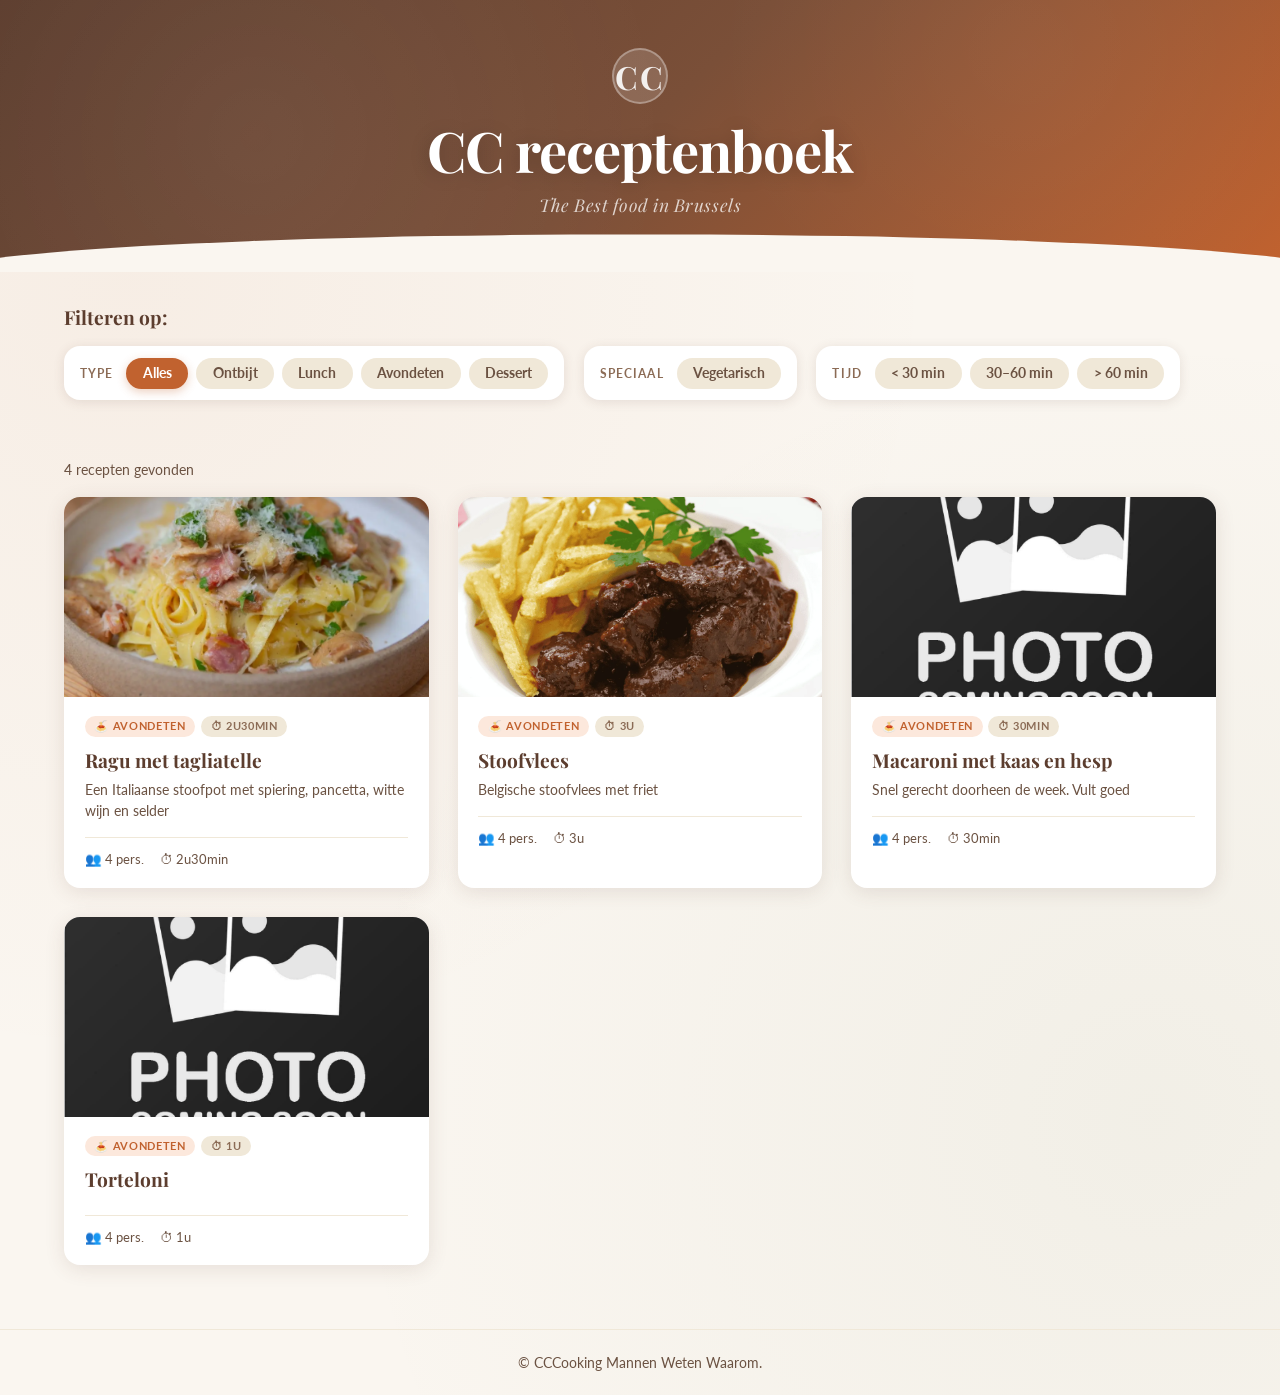
<file: index.html>
<!DOCTYPE html>
<html lang="nl">
<head>
  <meta charset="UTF-8" />
  <meta name="viewport" content="width=device-width, initial-scale=1.0" />
  <title>Mijn Recepten</title>
  <link rel="preconnect" href="https://fonts.googleapis.com">
  <link href="https://fonts.googleapis.com/css2?family=Playfair+Display:ital,wght@0,400;0,700;1,400&family=Lato:wght@300;400;700&display=swap" rel="stylesheet">
  <link rel="stylesheet" href="style.css" />
</head>
<body>

  <header>
    <div class="header-inner">
      <div class="header-leaf">CC</div>
      <h1>CC receptenboek</h1>
      <p class="header-sub">The Best food in Brussels</p>
    </div>
  </header>

  <main>
    <section class="filter-section">
      <div class="filter-label">Filteren op:</div>
      <div class="filters">
        <div class="filter-group">
          <span class="filter-group-title">Type</span>
          <button class="filter-btn active" data-filter="type" data-value="all">Alles</button>
          <button class="filter-btn" data-filter="type" data-value="ontbijt">Ontbijt</button>
          <button class="filter-btn" data-filter="type" data-value="lunch">Lunch</button>
          <button class="filter-btn" data-filter="type" data-value="avondeten">Avondeten</button>
          <button class="filter-btn" data-filter="type" data-value="dessert">Dessert</button>
        </div>
        <div class="filter-group">
          <span class="filter-group-title">Speciaal</span>
          <button class="filter-btn" data-filter="dieet" data-value="vegetarisch">Vegetarisch</button>
        </div>
        <div class="filter-group">
          <span class="filter-group-title">Tijd</span>
          <button class="filter-btn" data-filter="tijd" data-value="snel">&lt; 30 min</button>
          <button class="filter-btn" data-filter="tijd" data-value="medium">30–60 min</button>
          <button class="filter-btn" data-filter="tijd" data-value="lang">&gt; 60 min</button>
        </div>
      </div>
      <div class="active-filters" id="activeFilters"></div>
    </section>

    <section class="recipes-section">
      <div class="recipes-count" id="recipesCount"></div>
      <div class="recipe-grid" id="recipeGrid">
        <!-- Recepten worden hier geladen via JS -->
      </div>
      <div class="no-results" id="noResults" style="display:none;">
        <span>😕</span>
        <p>Geen recepten gevonden met deze filters.</p>
        <button onclick="resetFilters()">Filters wissen</button>
      </div>
    </section>
  </main>

  <footer>
    <p>© CCCooking Mannen Weten Waarom.</p>
  </footer>

  <script src="recepten.js"></script>
  <script src="app.js"></script>
</body>
</html>
</file>
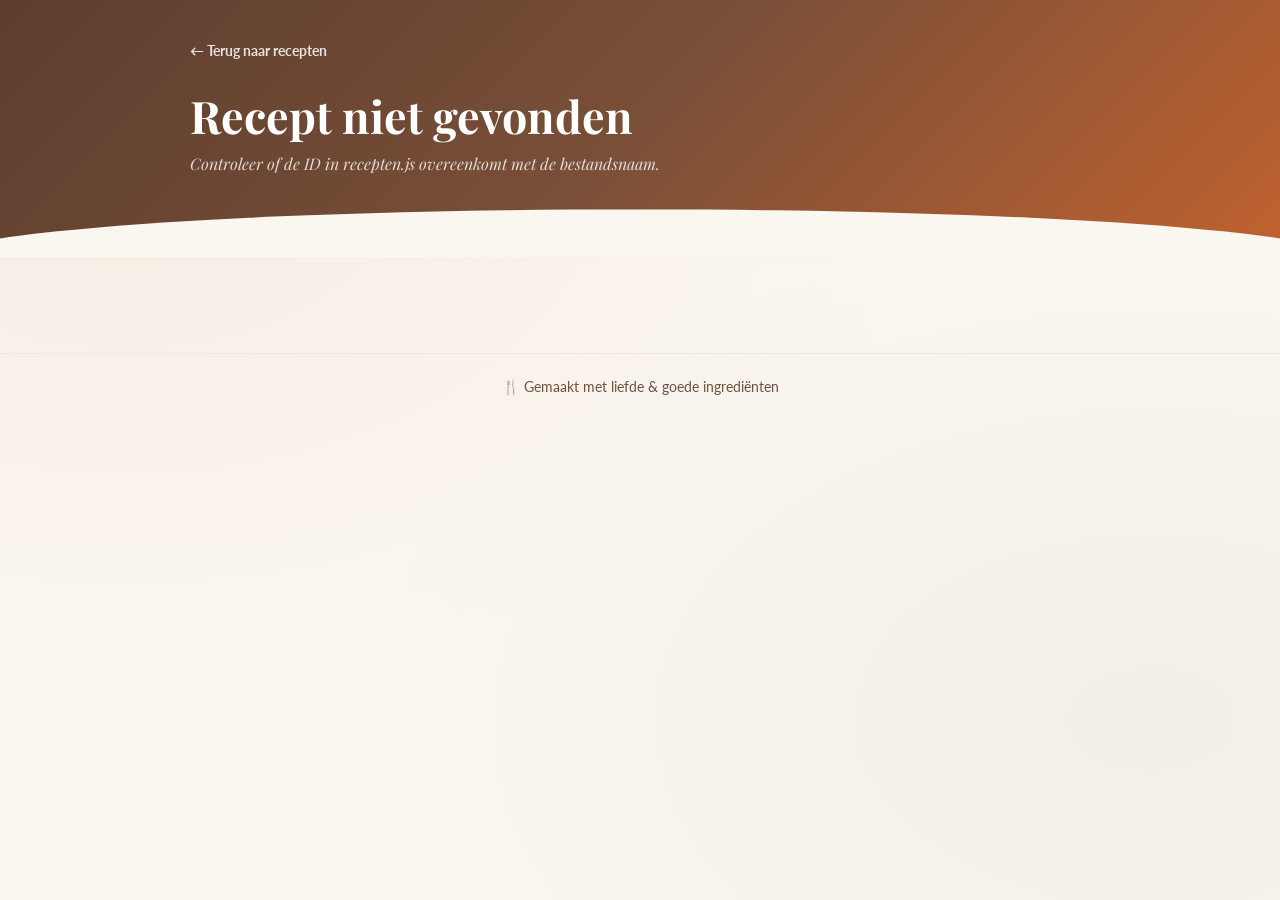
<file: avocado-toast.html>
<!DOCTYPE html>
<html lang="nl">
<head>
  <meta charset="UTF-8" />
  <meta name="viewport" content="width=device-width, initial-scale=1.0" />
  <title>Recept</title>
  <link rel="preconnect" href="https://fonts.googleapis.com">
  <link href="https://fonts.googleapis.com/css2?family=Playfair+Display:ital,wght@0,400;0,700;1,400&family=Lato:wght@300;400;700&display=swap" rel="stylesheet">
  <link rel="stylesheet" href="../style.css" />
</head>
<body>

  <div class="recept-header">
    <div class="recept-header-inner">
      <a class="back-btn" href="../index.html">← Terug naar recepten</a>
      <div id="receptTags" style="margin-bottom:0.5rem;"></div>
      <h1 id="receptTitel">Laden…</h1>
      <p class="beschrijving" id="receptBeschrijving"></p>
      <div class="recept-meta" id="receptMeta"></div>
    </div>
  </div>

  <div class="recept-body" id="receptBody">
    <!-- Wordt ingevuld via JS -->
  </div>

  <footer>
    <p>🍴 Gemaakt met liefde &amp; goede ingrediënten</p>
  </footer>

  <!-- Laad eerst de receptendatabank, dan de recept-logica -->
  <script src="../recepten.js"></script>
  <script>
    // ============================================================
    // Recept-ID bepalen vanuit de bestandsnaam
    // ============================================================
    const paginaNaam = window.location.pathname.split('/').pop().replace('.html', '');
    const recept = recepten.find(r => r.id === paginaNaam);

    if (!recept) {
      document.getElementById('receptTitel').textContent = 'Recept niet gevonden';
      document.getElementById('receptBeschrijving').textContent = 'Controleer of de ID in recepten.js overeenkomt met de bestandsnaam.';
    } else {
      renderRecept(recept);
    }

    let huidigPersonen = recept ? recept.porties : 4;

    function renderRecept(r) {
      document.title = r.titel + ' — Mijn Recepten';

      // Tags in header
      const typeLabels = {
        ontbijt: '🥞 Ontbijt', lunch: '🥗 Lunch',
        avondeten: '🍝 Avondeten', dessert: '🍰 Dessert', snack: '🫙 Snack'
      };
      const dieetLabels = {
        vegetarisch: '🌱 Vegetarisch', vegan: '🌿 Vegan', glutenvrij: '🌾 Glutenvrij'
      };

      document.getElementById('receptTags').innerHTML = [
        `<span class="tag tag-type" style="margin-right:0.4rem">${typeLabels[r.type]||r.type}</span>`,
        ...r.dieet.map(d => `<span class="tag tag-dieet" style="margin-right:0.4rem">${dieetLabels[d]||d}</span>`)
      ].join('');

      document.getElementById('receptTitel').textContent = r.titel;
      document.getElementById('receptBeschrijving').textContent = r.beschrijving;

      document.getElementById('receptMeta').innerHTML = `
        <div class="recept-meta-item">⏱ ${r.tijdLabel}</div>
        <div class="recept-meta-item">👥 Standaard ${r.porties} personen</div>
      `;

      // Foto
      const fotoHtml = r.foto
        ? `<div class="recept-foto"><img src="../${r.foto}" alt="${r.titel}"></div>`
        : `<div class="recept-foto">${r.emoji}</div>`;

      // Ingrediënten
      const ingredientenHtml = `
        <div>
          <div class="personen-box">
            <h3>🧑‍🍳 Aantal personen</h3>
            <div class="personen-control">
              <button class="personen-btn" onclick="wijzigPersonen(-1)">−</button>
              <span class="personen-getal" id="personenGetal">${r.porties}</span>
              <button class="personen-btn" onclick="wijzigPersonen(1)">+</button>
              <span class="personen-label">personen</span>
            </div>
          </div>
          <div class="ingredienten-box">
            <h2>🛒 Ingrediënten</h2>
            <ul class="ingredienten-lijst" id="ingredientenLijst">
              ${renderIngredienten(r.ingredienten, r.porties)}
            </ul>
          </div>
        </div>
      `;

      // Stappen
      const stappenHtml = `
        <div class="stappen-box">
          <h2>👨‍🍳 Bereiding</h2>
          ${r.stappen.map((s, i) => `
            <div class="stap">
              <div class="stap-nummer">${i + 1}</div>
              <div class="stap-tekst">${s}</div>
            </div>
          `).join('')}
        </div>
      `;

      // Tips
      const tipsHtml = r.tips ? `
        <div class="tips-box">
          <h3>💡 Tips &amp; variaties</h3>
          <p>${r.tips}</p>
        </div>
      ` : '';

      document.getElementById('receptBody').innerHTML = `
        ${fotoHtml}
        ${ingredientenHtml}
        ${stappenHtml}
        ${tipsHtml}
      `;
    }

    function renderIngredienten(ingredienten, basisPorties) {
      return ingredienten.map(ing => {
        const hoev = ing.hoeveelheid * huidigPersonen;
        const netjes = formateerHoeveelheid(hoev);
        const eenheid = ing.eenheid === 'snufje' ? '' : ing.eenheid;
        return `
          <li>
            <span class="ingredient-naam">${ing.naam}</span>
            <span class="ingredient-hoeveelheid">${netjes} ${eenheid}</span>
          </li>
        `;
      }).join('');
    }

    function formateerHoeveelheid(n) {
      if (n === Math.floor(n)) return n.toString();
      // Mooie breuken
      const breuken = [
        [0.25, '¼'], [0.33, '⅓'], [0.5, '½'], [0.67, '⅔'], [0.75, '¾']
      ];
      const heel = Math.floor(n);
      const rest = +(n - heel).toFixed(2);
      const breuk = breuken.find(([v]) => Math.abs(rest - v) < 0.04);
      if (breuk) return (heel > 0 ? heel + ' ' : '') + breuk[1];
      return +n.toFixed(1);
    }

    function wijzigPersonen(delta) {
      huidigPersonen = Math.max(1, Math.min(20, huidigPersonen + delta));
      document.getElementById('personenGetal').textContent = huidigPersonen;
      document.getElementById('ingredientenLijst').innerHTML =
        renderIngredienten(recept.ingredienten, recept.porties);
    }
  </script>
</body>
</html>
</file>
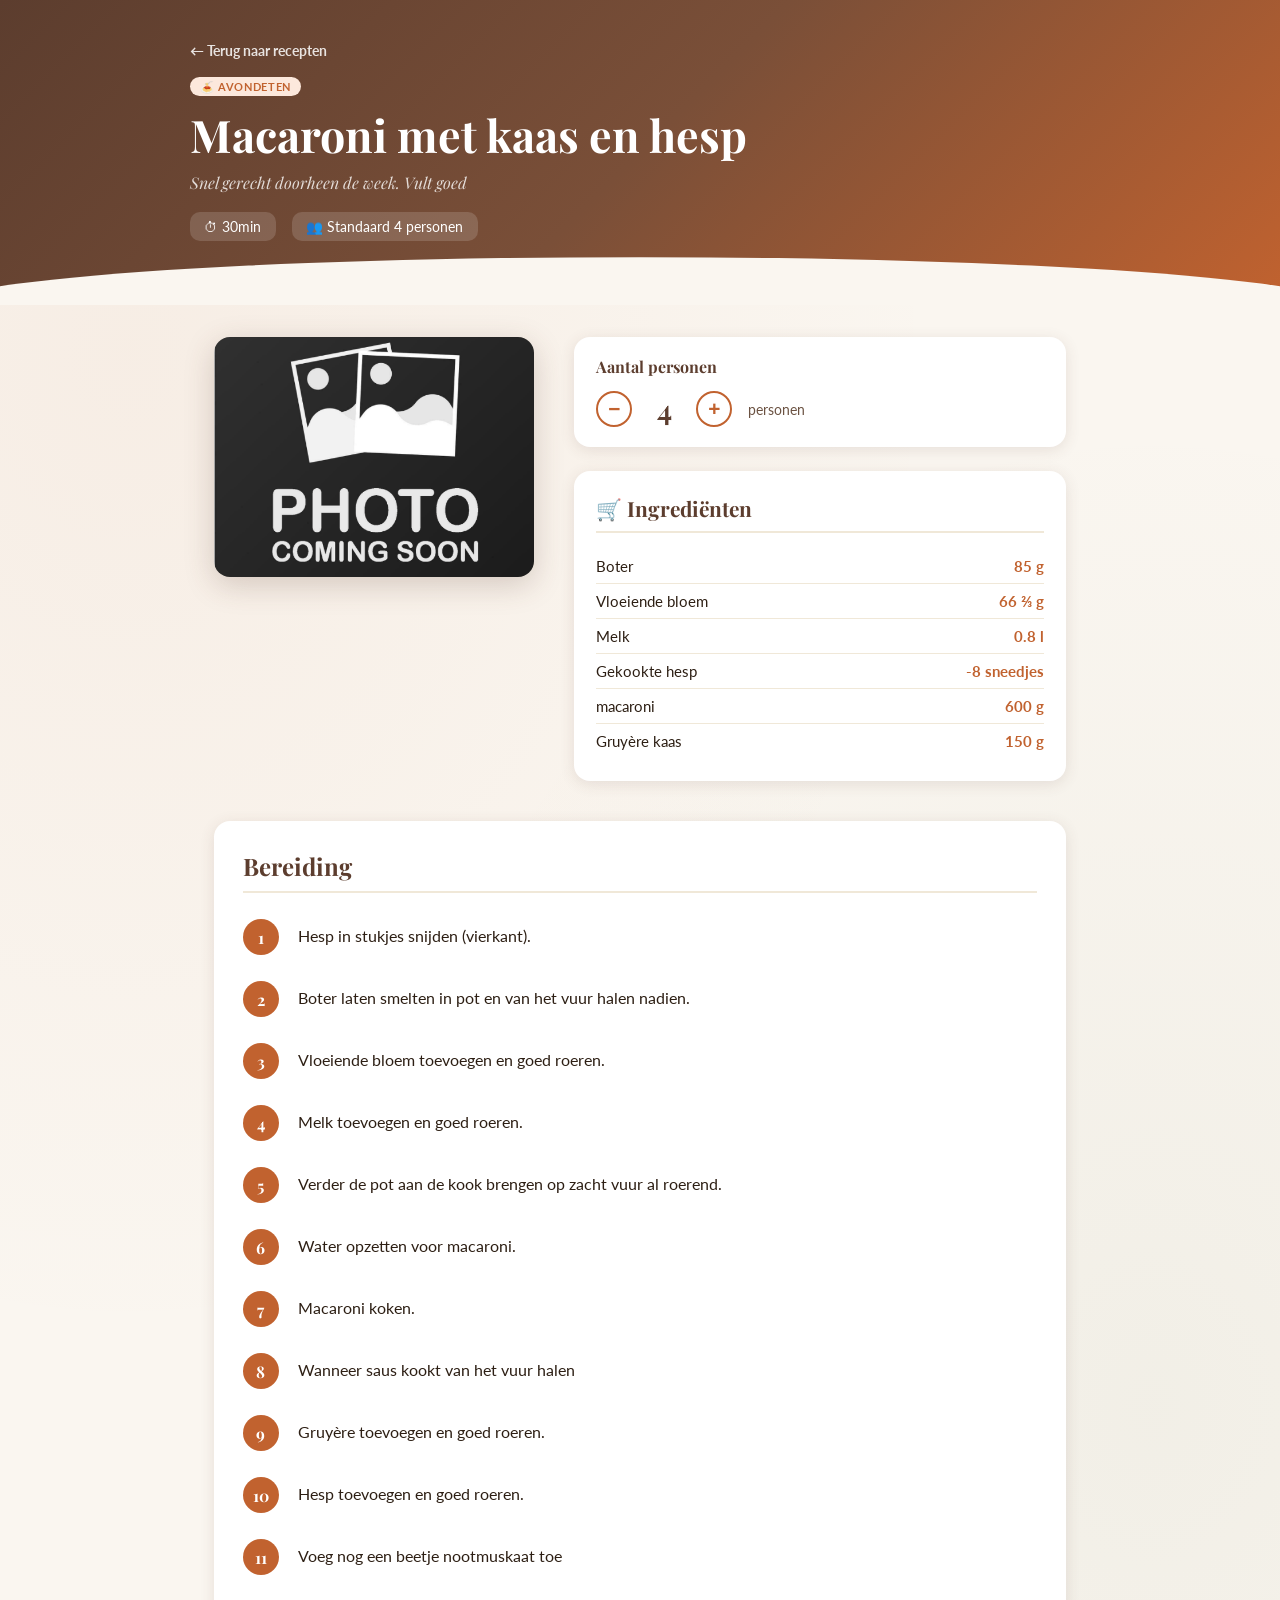
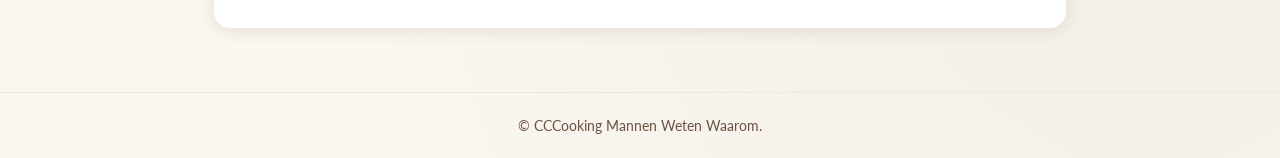
<file: recepten/Macaronimetkaasenhesp.html>
<!DOCTYPE html>
<html lang="nl">
<head>
  <meta charset="UTF-8" />
  <meta name="viewport" content="width=device-width, initial-scale=1.0" />
  <title>Recept</title>
  <link rel="preconnect" href="https://fonts.googleapis.com">
  <link href="https://fonts.googleapis.com/css2?family=Playfair+Display:ital,wght@0,400;0,700;1,400&family=Lato:wght@300;400;700&display=swap" rel="stylesheet">
  <link rel="stylesheet" href="../style.css" />
</head>
<body>

  <div class="recept-header">
    <div class="recept-header-inner">
      <a class="back-btn" href="../index.html">← Terug naar recepten</a>
      <div id="receptTags" style="margin-bottom:0.5rem;"></div>
      <h1 id="receptTitel">Laden…</h1>
      <p class="beschrijving" id="receptBeschrijving"></p>
      <div class="recept-meta" id="receptMeta"></div>
    </div>
  </div>

  <div class="recept-body" id="receptBody">
    <!-- Wordt ingevuld via JS -->
  </div>

 <footer>
    <p>© CCCooking Mannen Weten Waarom.</p>
  </footer>


  <script src="recepten.js"></script>
  <script>
    const paginaNaam = window.location.pathname.split('/').pop().replace('.html', '');
    const recept = recepten.find(r => r.id === paginaNaam);

    let huidigPersonen = recept ? recept.porties : 4;

    if (!recept) {
      document.getElementById('receptTitel').textContent = 'Recept niet gevonden';
      document.getElementById('receptBeschrijving').textContent = 'Controleer of de ID in recepten.js overeenkomt met de bestandsnaam.';
    } else {
      renderRecept(recept);
    }

    function renderRecept(r) {
      document.title = r.titel + ' — Mijn Recepten';

      const typeLabels = {
        ontbijt: '🥞 Ontbijt', lunch: '🥗 Lunch',
        avondeten: '🍝 Avondeten', dessert: '🍰 Dessert', snack: '🫙 Snack'
      };
      const dieetLabels = {
        vegetarisch: '🌱 Vegetarisch', vegan: '🌿 Vegan', glutenvrij: '🌾 Glutenvrij'
      };

      document.getElementById('receptTags').innerHTML = [
        `<span class="tag tag-type" style="margin-right:0.4rem">${typeLabels[r.type]||r.type}</span>`,
        ...r.dieet.map(d => `<span class="tag tag-dieet" style="margin-right:0.4rem">${dieetLabels[d]||d}</span>`)
      ].join('');

      document.getElementById('receptTitel').textContent = r.titel;
      document.getElementById('receptBeschrijving').textContent = r.beschrijving;

      document.getElementById('receptMeta').innerHTML = `
        <div class="recept-meta-item">⏱ ${r.tijdLabel}</div>
        <div class="recept-meta-item">👥 Standaard ${r.porties} personen</div>
      `;

      const fotoHtml = r.foto
        ? `<div class="recept-foto"><img src="../${r.foto}" alt="${r.titel}"></div>`
        : `<div class="recept-foto">${r.emoji}</div>`;

      const ingredientenHtml = `
        <div>
          <div class="personen-box">
            <h3>Aantal personen</h3>
            <div class="personen-control">
              <button class="personen-btn" onclick="wijzigPersonen(-1)">−</button>
              <span class="personen-getal" id="personenGetal">${r.porties}</span>
              <button class="personen-btn" onclick="wijzigPersonen(1)">+</button>
              <span class="personen-label">personen</span>
            </div>
          </div>
          <div class="ingredienten-box">
            <h2>🛒 Ingrediënten</h2>
            <ul class="ingredienten-lijst" id="ingredientenLijst">
              ${renderIngredienten(r.ingredienten)}
            </ul>
          </div>
        </div>
      `;

      const stappenHtml = `
        <div class="stappen-box">
          <h2>Bereiding</h2>
          ${r.stappen.map((s, i) => `
            <div class="stap">
              <div class="stap-nummer">${i + 1}</div>
              <div class="stap-tekst">${s}</div>
            </div>
          `).join('')}
        </div>
      `;

      const tipsHtml = r.tips ? `
        <div class="tips-box">
          <h3>💡 Tips &amp; variaties</h3>
          <p>${r.tips}</p>
        </div>
      ` : '';

      document.getElementById('receptBody').innerHTML = `
        ${fotoHtml}
        ${ingredientenHtml}
        ${stappenHtml}
        ${tipsHtml}
      `;
    }

    function renderIngredienten(ingredienten) {
      return ingredienten.map(ing => {
        const hoev = ing.hoeveelheid * huidigPersonen;
        const netjes = formateerHoeveelheid(hoev);
        const eenheid = ing.eenheid === 'snufje' ? '' : ing.eenheid;
        return `
          <li>
            <span class="ingredient-naam">${ing.naam}</span>
            <span class="ingredient-hoeveelheid">${netjes} ${eenheid}</span>
          </li>
        `;
      }).join('');
    }

    function formateerHoeveelheid(n) {
      if (n === Math.floor(n)) return n.toString();
      const breuken = [
        [0.25, '¼'], [0.33, '⅓'], [0.5, '½'], [0.67, '⅔'], [0.75, '¾']
      ];
      const heel = Math.floor(n);
      const rest = +(n - heel).toFixed(2);
      const breuk = breuken.find(([v]) => Math.abs(rest - v) < 0.04);
      if (breuk) return (heel > 0 ? heel + ' ' : '') + breuk[1];
      return +n.toFixed(1);
    }

    function wijzigPersonen(delta) {
      huidigPersonen = Math.max(1, Math.min(20, huidigPersonen + delta));
      document.getElementById('personenGetal').textContent = huidigPersonen;
      document.getElementById('ingredientenLijst').innerHTML =
        renderIngredienten(recept.ingredienten);
    }
  </script>
</body>
</html>
</file>
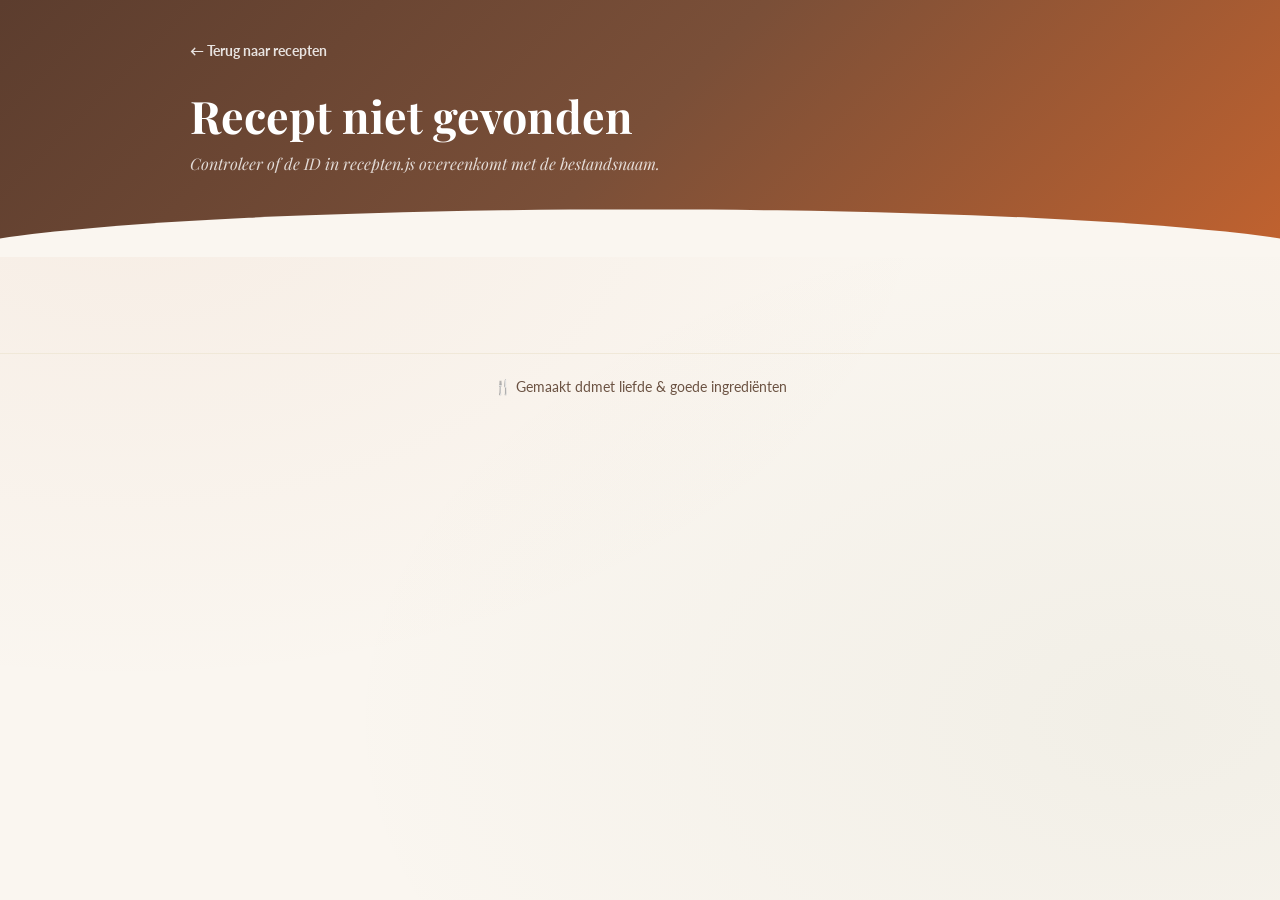
<file: recepten/pompoensoep.html>
<!DOCTYPE html>
<html lang="nl">
<head>
  <meta charset="UTF-8" />
  <meta name="viewport" content="width=device-width, initial-scale=1.0" />
  <title>Recept</title>
  <link rel="preconnect" href="https://fonts.googleapis.com">
  <link href="https://fonts.googleapis.com/css2?family=Playfair+Display:ital,wght@0,400;0,700;1,400&family=Lato:wght@300;400;700&display=swap" rel="stylesheet">
  <link rel="stylesheet" href="../style.css" />
</head>
<body>

  <div class="recept-header">
    <div class="recept-header-inner">
      <a class="back-btn" href="../index.html">← Terug naar recepten</a>
      <div id="receptTags" style="margin-bottom:0.5rem;"></div>
      <h1 id="receptTitel">Laden…</h1>
      <p class="beschrijving" id="receptBeschrijving"></p>
      <div class="recept-meta" id="receptMeta"></div>
    </div>
  </div>

  <div class="recept-body" id="receptBody">
    <!-- Wordt ingevuld via JS -->
  </div>

  <footer>
    <p>🍴 Gemaakt ddmet liefde &amp; goede ingrediënten</p>
  </footer>

  <script src="recepten.js"></script>
  <script>
    const paginaNaam = window.location.pathname.split('/').pop().replace('.html', '');
    const recept = recepten.find(r => r.id === paginaNaam);

    let huidigPersonen = recept ? recept.porties : 4;

    if (!recept) {
      document.getElementById('receptTitel').textContent = 'Recept niet gevonden';
      document.getElementById('receptBeschrijving').textContent = 'Controleer of de ID in recepten.js overeenkomt met de bestandsnaam.';
    } else {
      renderRecept(recept);
    }

    function renderRecept(r) {
      document.title = r.titel + ' — Mijn Recepten';

      const typeLabels = {
        ontbijt: '🥞 Ontbijt', lunch: '🥗 Lunch',
        avondeten: '🍝 Avondeten', dessert: '🍰 Dessert', snack: '🫙 Snack'
      };
      const dieetLabels = {
        vegetarisch: '🌱 Vegetarisch', vegan: '🌿 Vegan', glutenvrij: '🌾 Glutenvrij'
      };

      document.getElementById('receptTags').innerHTML = [
        `<span class="tag tag-type" style="margin-right:0.4rem">${typeLabels[r.type]||r.type}</span>`,
        ...r.dieet.map(d => `<span class="tag tag-dieet" style="margin-right:0.4rem">${dieetLabels[d]||d}</span>`)
      ].join('');

      document.getElementById('receptTitel').textContent = r.titel;
      document.getElementById('receptBeschrijving').textContent = r.beschrijving;

      document.getElementById('receptMeta').innerHTML = `
        <div class="recept-meta-item">⏱ ${r.tijdLabel}</div>
        <div class="recept-meta-item">👥 Standaard ${r.porties} personen</div>
      `;

      const fotoHtml = r.foto
        ? `<div class="recept-foto"><img src="../${r.foto}" alt="${r.titel}"></div>`
        : `<div class="recept-foto">${r.emoji}</div>`;

      const ingredientenHtml = `
        <div>
          <div class="personen-box">
            <h3>🧑‍🍳 Aantal personen</h3>
            <div class="personen-control">
              <button class="personen-btn" onclick="wijzigPersonen(-1)">−</button>
              <span class="personen-getal" id="personenGetal">${r.porties}</span>
              <button class="personen-btn" onclick="wijzigPersonen(1)">+</button>
              <span class="personen-label">personen</span>
            </div>
          </div>
          <div class="ingredienten-box">
            <h2>🛒 Ingrediënten</h2>
            <ul class="ingredienten-lijst" id="ingredientenLijst">
              ${renderIngredienten(r.ingredienten)}
            </ul>
          </div>
        </div>
      `;

      const stappenHtml = `
        <div class="stappen-box">
          <h2>👨‍🍳 Bereiding</h2>
          ${r.stappen.map((s, i) => `
            <div class="stap">
              <div class="stap-nummer">${i + 1}</div>
              <div class="stap-tekst">${s}</div>
            </div>
          `).join('')}
        </div>
      `;

      const tipsHtml = r.tips ? `
        <div class="tips-box">
          <h3>💡 Tips &amp; variaties</h3>
          <p>${r.tips}</p>
        </div>
      ` : '';

      document.getElementById('receptBody').innerHTML = `
        ${fotoHtml}
        ${ingredientenHtml}
        ${stappenHtml}
        ${tipsHtml}
      `;
    }

    function renderIngredienten(ingredienten) {
      return ingredienten.map(ing => {
        const hoev = ing.hoeveelheid * huidigPersonen;
        const netjes = formateerHoeveelheid(hoev);
        const eenheid = ing.eenheid === 'snufje' ? '' : ing.eenheid;
        return `
          <li>
            <span class="ingredient-naam">${ing.naam}</span>
            <span class="ingredient-hoeveelheid">${netjes} ${eenheid}</span>
          </li>
        `;
      }).join('');
    }

    function formateerHoeveelheid(n) {
      if (n === Math.floor(n)) return n.toString();
      const breuken = [
        [0.25, '¼'], [0.33, '⅓'], [0.5, '½'], [0.67, '⅔'], [0.75, '¾']
      ];
      const heel = Math.floor(n);
      const rest = +(n - heel).toFixed(2);
      const breuk = breuken.find(([v]) => Math.abs(rest - v) < 0.04);
      if (breuk) return (heel > 0 ? heel + ' ' : '') + breuk[1];
      return +n.toFixed(1);
    }

    function wijzigPersonen(delta) {
      huidigPersonen = Math.max(1, Math.min(20, huidigPersonen + delta));
      document.getElementById('personenGetal').textContent = huidigPersonen;
      document.getElementById('ingredientenLijst').innerHTML =
        renderIngredienten(recept.ingredienten);
    }
  </script>
</body>
</html>
</file>
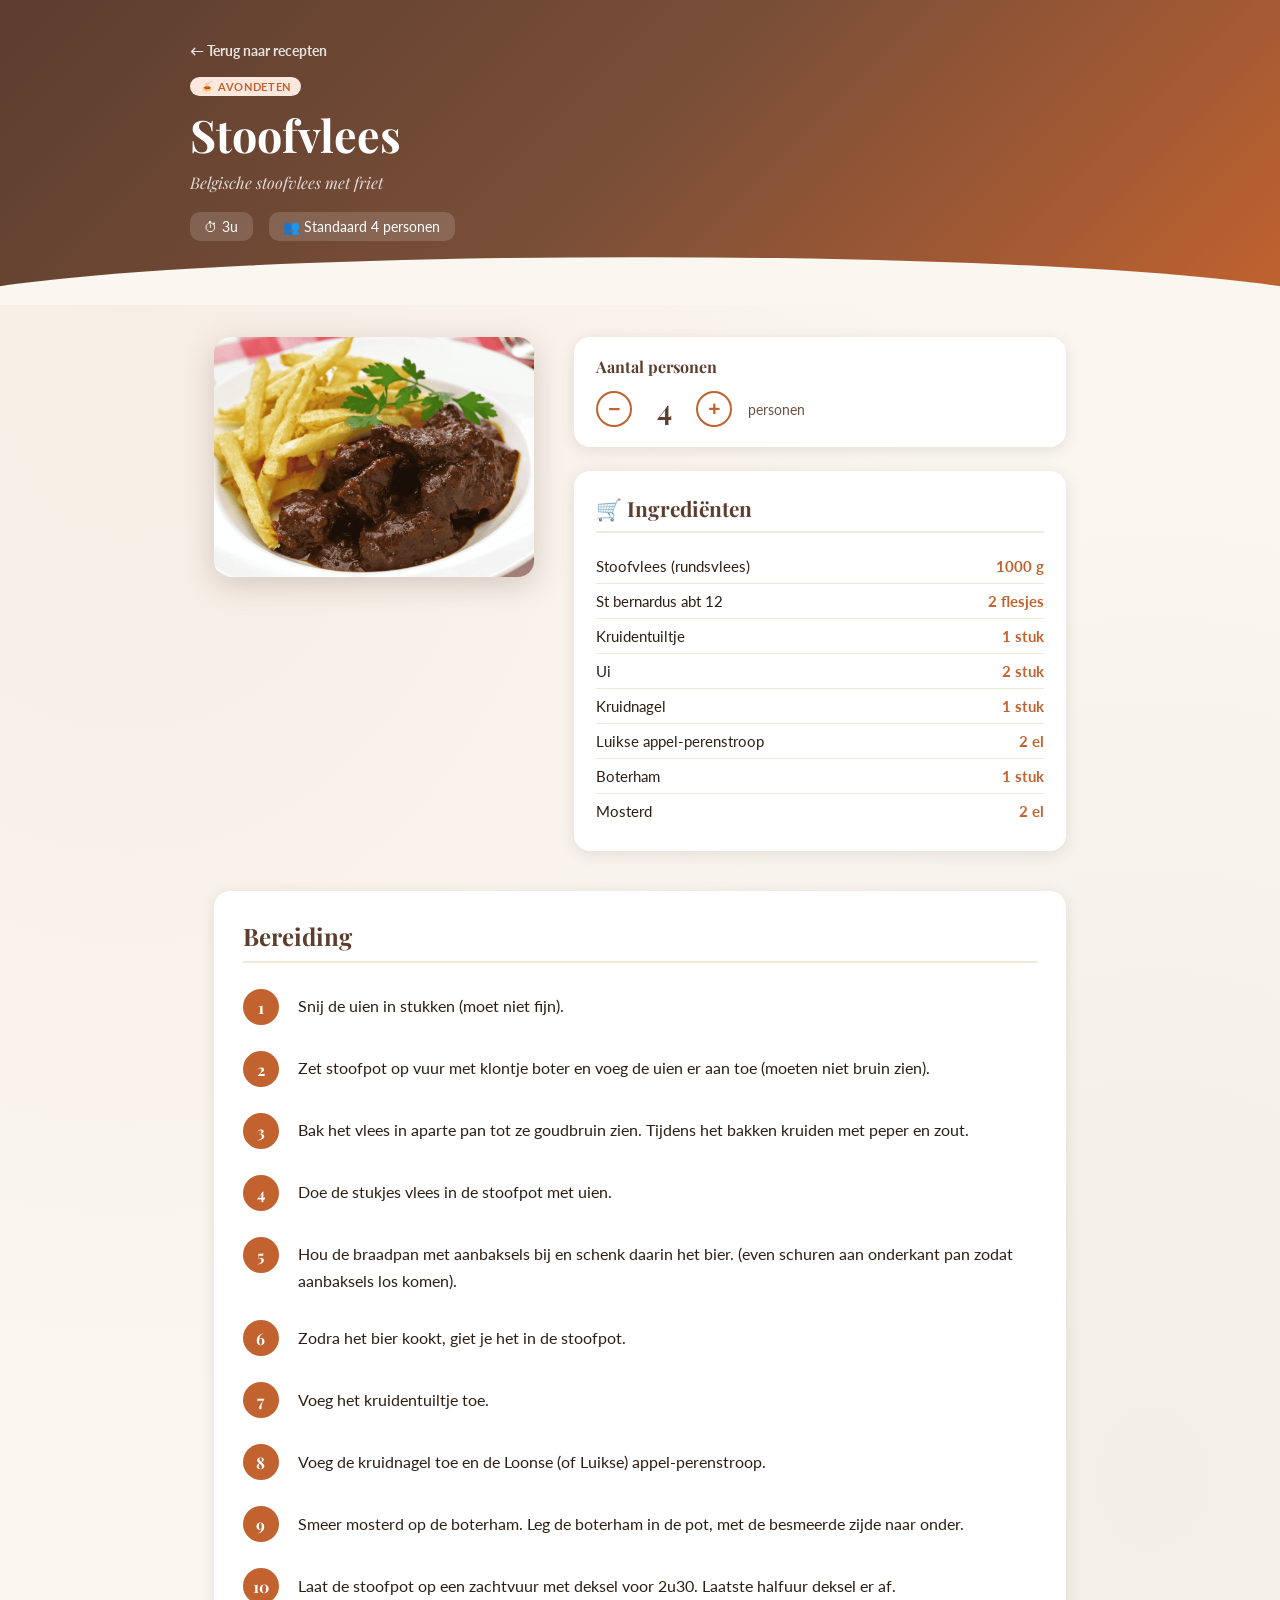
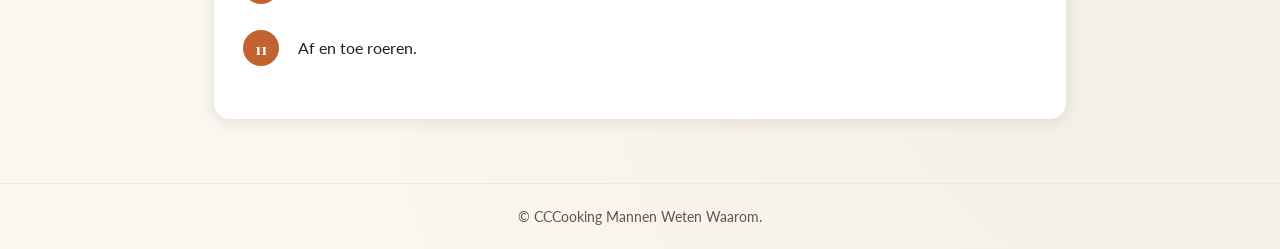
<file: recepten/Stoofvlees.html>
<!DOCTYPE html>
<html lang="nl">
<head>
  <meta charset="UTF-8" />
  <meta name="viewport" content="width=device-width, initial-scale=1.0" />
  <title>Recept</title>
  <link rel="preconnect" href="https://fonts.googleapis.com">
  <link href="https://fonts.googleapis.com/css2?family=Playfair+Display:ital,wght@0,400;0,700;1,400&family=Lato:wght@300;400;700&display=swap" rel="stylesheet">
  <link rel="stylesheet" href="../style.css" />
</head>
<body>

  <div class="recept-header">
    <div class="recept-header-inner">
      <a class="back-btn" href="../index.html">← Terug naar recepten</a>
      <div id="receptTags" style="margin-bottom:0.5rem;"></div>
      <h1 id="receptTitel">Laden…</h1>
      <p class="beschrijving" id="receptBeschrijving"></p>
      <div class="recept-meta" id="receptMeta"></div>
    </div>
  </div>

  <div class="recept-body" id="receptBody">
    <!-- Wordt ingevuld via JS -->
  </div>

 <footer>
    <p>© CCCooking Mannen Weten Waarom.</p>
  </footer>
<!-- test -->

  <script src="recepten.js"></script>
  <script>
    const paginaNaam = window.location.pathname.split('/').pop().replace('.html', '');
    const recept = recepten.find(r => r.id === paginaNaam);

    let huidigPersonen = recept ? recept.porties : 4;

    if (!recept) {
      document.getElementById('receptTitel').textContent = 'Recept niet gevonden';
      document.getElementById('receptBeschrijving').textContent = 'Controleer of de ID in recepten.js overeenkomt met de bestandsnaam.';
    } else {
      renderRecept(recept);
    }

    function renderRecept(r) {
      document.title = r.titel + ' — Mijn Recepten';

      const typeLabels = {
        ontbijt: '🥞 Ontbijt', lunch: '🥗 Lunch',
        avondeten: '🍝 Avondeten', dessert: '🍰 Dessert', snack: '🫙 Snack'
      };
      const dieetLabels = {
        vegetarisch: '🌱 Vegetarisch', vegan: '🌿 Vegan', glutenvrij: '🌾 Glutenvrij'
      };

      document.getElementById('receptTags').innerHTML = [
        `<span class="tag tag-type" style="margin-right:0.4rem">${typeLabels[r.type]||r.type}</span>`,
        ...r.dieet.map(d => `<span class="tag tag-dieet" style="margin-right:0.4rem">${dieetLabels[d]||d}</span>`)
      ].join('');

      document.getElementById('receptTitel').textContent = r.titel;
      document.getElementById('receptBeschrijving').textContent = r.beschrijving;

      document.getElementById('receptMeta').innerHTML = `
        <div class="recept-meta-item">⏱ ${r.tijdLabel}</div>
        <div class="recept-meta-item">👥 Standaard ${r.porties} personen</div>
      `;

      const fotoHtml = r.foto
        ? `<div class="recept-foto"><img src="../${r.foto}" alt="${r.titel}"></div>`
        : `<div class="recept-foto">${r.emoji}</div>`;

      const ingredientenHtml = `
        <div>
          <div class="personen-box">
            <h3>Aantal personen</h3>
            <div class="personen-control">
              <button class="personen-btn" onclick="wijzigPersonen(-1)">−</button>
              <span class="personen-getal" id="personenGetal">${r.porties}</span>
              <button class="personen-btn" onclick="wijzigPersonen(1)">+</button>
              <span class="personen-label">personen</span>
            </div>
          </div>
          <div class="ingredienten-box">
            <h2>🛒 Ingrediënten</h2>
            <ul class="ingredienten-lijst" id="ingredientenLijst">
              ${renderIngredienten(r.ingredienten)}
            </ul>
          </div>
        </div>
      `;

      const stappenHtml = `
        <div class="stappen-box">
          <h2>Bereiding</h2>
          ${r.stappen.map((s, i) => `
            <div class="stap">
              <div class="stap-nummer">${i + 1}</div>
              <div class="stap-tekst">${s}</div>
            </div>
          `).join('')}
        </div>
      `;

      const tipsHtml = r.tips ? `
        <div class="tips-box">
          <h3>💡 Tips &amp; variaties</h3>
          <p>${r.tips}</p>
        </div>
      ` : '';

      document.getElementById('receptBody').innerHTML = `
        ${fotoHtml}
        ${ingredientenHtml}
        ${stappenHtml}
        ${tipsHtml}
      `;
    }

    function renderIngredienten(ingredienten) {
      return ingredienten.map(ing => {
        const hoev = ing.hoeveelheid * huidigPersonen;
        const netjes = formateerHoeveelheid(hoev);
        const eenheid = ing.eenheid === 'snufje' ? '' : ing.eenheid;
        return `
          <li>
            <span class="ingredient-naam">${ing.naam}</span>
            <span class="ingredient-hoeveelheid">${netjes} ${eenheid}</span>
          </li>
        `;
      }).join('');
    }

    function formateerHoeveelheid(n) {
      if (n === Math.floor(n)) return n.toString();
      const breuken = [
        [0.25, '¼'], [0.33, '⅓'], [0.5, '½'], [0.67, '⅔'], [0.75, '¾']
      ];
      const heel = Math.floor(n);
      const rest = +(n - heel).toFixed(2);
      const breuk = breuken.find(([v]) => Math.abs(rest - v) < 0.04);
      if (breuk) return (heel > 0 ? heel + ' ' : '') + breuk[1];
      return +n.toFixed(1);
    }

    function wijzigPersonen(delta) {
      huidigPersonen = Math.max(1, Math.min(20, huidigPersonen + delta));
      document.getElementById('personenGetal').textContent = huidigPersonen;
      document.getElementById('ingredientenLijst').innerHTML =
        renderIngredienten(recept.ingredienten);
    }
  </script>
</body>
</html>
</file>
<file: style.css>
/* ===== CSS VARIABELEN ===== */
:root {
  --crème: #faf6f0;
  --crème-donker: #f0e8d8;
  --terracotta: #c1622f;
  --terracotta-licht: #e8845a;
  --olijf: #6b7c4f;
  --olijf-licht: #8fa368;
  --bruin: #5c3d2e;
  --bruin-licht: #8b6b55;
  --tekst: #2d1f14;
  --tekst-licht: #6b5242;
  --wit: #ffffff;
  --schaduw: rgba(92, 61, 46, 0.12);
  --schaduw-hover: rgba(92, 61, 46, 0.22);
  --radius: 16px;
  --radius-klein: 8px;
}

/* ===== RESET & BASIS ===== */
*, *::before, *::after { box-sizing: border-box; margin: 0; padding: 0; }

body {
  font-family: 'Lato', sans-serif;
  background-color: var(--crème);
  color: var(--tekst);
  min-height: 100vh;
  background-image:
    radial-gradient(ellipse at 10% 20%, rgba(193,98,47,0.06) 0%, transparent 50%),
    radial-gradient(ellipse at 90% 80%, rgba(107,124,79,0.06) 0%, transparent 50%);
}

/* ===== HEADER ===== */
header {
  background: linear-gradient(135deg, var(--bruin) 0%, #7a4f38 50%, var(--terracotta) 100%);
  padding: 3rem 2rem 3.5rem;
  text-align: center;
  position: relative;
  overflow: hidden;
}

header::before {
  content: '';
  position: absolute;
  inset: 0;
  background-image:
    radial-gradient(circle at 20% 50%, rgba(255,255,255,0.05) 0%, transparent 40%),
    radial-gradient(circle at 80% 20%, rgba(255,255,255,0.04) 0%, transparent 30%);
}

header::after {
  content: '';
  position: absolute;
  bottom: -2px;
  left: 0; right: 0;
  height: 40px;
  background: var(--crème);
  clip-path: ellipse(55% 100% at 50% 100%);
}

.header-inner { position: relative; z-index: 1; }

.header-leaf {
  font-family: 'Playfair Display', serif;
  font-size: 2rem;
  font-weight: 700;
  color: rgba(255,255,255,0.9);
  background: rgba(255,255,255,0.15);
  width: 56px;
  height: 56px;
  border-radius: 50%;
  display: flex;
  align-items: center;
  justify-content: center;
  margin: 0 auto 0.5rem;
  letter-spacing: 0.05em;
  border: 2px solid rgba(255,255,255,0.3);
}

@keyframes sway {
  0%, 100% { transform: rotate(-5deg); }
  50% { transform: rotate(5deg); }
}

header h1 {
  font-family: 'Playfair Display', serif;
  font-size: clamp(2.2rem, 5vw, 3.5rem);
  color: var(--wit);
  font-weight: 700;
  letter-spacing: -0.02em;
  text-shadow: 0 2px 20px rgba(0,0,0,0.2);
}

.header-sub {
  font-family: 'Playfair Display', serif;
  font-style: italic;
  color: rgba(255,255,255,0.75);
  font-size: 1.1rem;
  margin-top: 0.4rem;
  letter-spacing: 0.03em;
}

/* ===== FILTER SECTIE ===== */
.filter-section {
  max-width: 1200px;
  margin: 2rem auto 0;
  padding: 0 1.5rem;
}

.filter-label {
  font-family: 'Playfair Display', serif;
  font-size: 1.2rem;
  color: var(--bruin);
  margin-bottom: 1rem;
  font-weight: 700;
}

.filters {
  display: flex;
  flex-wrap: wrap;
  gap: 1.2rem;
}

.filter-group {
  display: flex;
  flex-wrap: wrap;
  align-items: center;
  gap: 0.5rem;
  background: var(--wit);
  border-radius: var(--radius);
  padding: 0.7rem 1rem;
  box-shadow: 0 2px 12px var(--schaduw);
}

.filter-group-title {
  font-size: 0.72rem;
  font-weight: 700;
  text-transform: uppercase;
  letter-spacing: 0.1em;
  color: var(--bruin-licht);
  margin-right: 0.3rem;
}

.filter-btn {
  border: 2px solid transparent;
  background: var(--crème-donker);
  color: var(--tekst-licht);
  border-radius: 20px;
  padding: 0.35rem 0.9rem;
  font-family: 'Lato', sans-serif;
  font-size: 0.85rem;
  font-weight: 700;
  cursor: pointer;
  transition: all 0.2s ease;
}

.filter-btn:hover {
  background: var(--crème-donker);
  border-color: var(--terracotta);
  color: var(--terracotta);
  transform: translateY(-1px);
}

.filter-btn.active {
  background: var(--terracotta);
  color: var(--wit);
  border-color: var(--terracotta);
  box-shadow: 0 3px 10px rgba(193,98,47,0.3);
}

.filter-btn.active-secondary {
  background: var(--olijf);
  color: var(--wit);
  border-color: var(--olijf);
  box-shadow: 0 3px 10px rgba(107,124,79,0.3);
}

.active-filters {
  margin-top: 0.8rem;
  display: flex;
  flex-wrap: wrap;
  gap: 0.4rem;
  min-height: 1rem;
}

.active-tag {
  background: var(--olijf-licht);
  color: var(--wit);
  border-radius: 20px;
  padding: 0.2rem 0.7rem;
  font-size: 0.78rem;
  font-weight: 700;
}

/* ===== RECEPTEN GRID ===== */
.recipes-section {
  max-width: 1200px;
  margin: 2rem auto 4rem;
  padding: 0 1.5rem;
}

.recipes-count {
  font-size: 0.88rem;
  color: var(--tekst-licht);
  margin-bottom: 1.2rem;
  font-weight: 400;
}

.recipe-grid {
  display: grid;
  grid-template-columns: repeat(auto-fill, minmax(280px, 1fr));
  gap: 1.8rem;
}

/* ===== RECEPT KAART ===== */
.recipe-card {
  background: var(--wit);
  border-radius: var(--radius);
  overflow: hidden;
  box-shadow: 0 4px 20px var(--schaduw);
  cursor: pointer;
  transition: transform 0.25s ease, box-shadow 0.25s ease;
  text-decoration: none;
  color: inherit;
  display: block;
  animation: fadeInUp 0.4s ease both;
}

@keyframes fadeInUp {
  from { opacity: 0; transform: translateY(20px); }
  to   { opacity: 1; transform: translateY(0); }
}

.recipe-card:hover {
  transform: translateY(-6px);
  box-shadow: 0 12px 36px var(--schaduw-hover);
}

.recipe-card:hover .card-img-overlay { opacity: 1; }

.card-img-wrap {
  position: relative;
  width: 100%;
  height: 200px;
  overflow: hidden;
  background: linear-gradient(135deg, var(--crème-donker), var(--crème));
}

.card-img-wrap img {
  width: 100%;
  height: 100%;
  object-fit: cover;
  transition: transform 0.4s ease;
}

.recipe-card:hover .card-img-wrap img {
  transform: scale(1.05);
}

.card-img-placeholder {
  width: 100%;
  height: 100%;
  display: flex;
  align-items: center;
  justify-content: center;
  font-size: 4rem;
  background: linear-gradient(135deg, var(--crème-donker) 0%, #e8d8c4 100%);
}

.card-img-overlay {
  position: absolute;
  inset: 0;
  background: linear-gradient(to top, rgba(92,61,46,0.4) 0%, transparent 60%);
  opacity: 0;
  transition: opacity 0.25s ease;
}

.card-body {
  padding: 1.2rem 1.3rem 1.3rem;
}

.card-tags {
  display: flex;
  flex-wrap: wrap;
  gap: 0.35rem;
  margin-bottom: 0.7rem;
}

.tag {
  font-size: 0.7rem;
  font-weight: 700;
  text-transform: uppercase;
  letter-spacing: 0.06em;
  border-radius: 20px;
  padding: 0.2rem 0.6rem;
}

.tag-type  { background: #fce8dc; color: var(--terracotta); }
.tag-dieet { background: #e8f0dc; color: var(--olijf); }
.tag-tijd  { background: var(--crème-donker); color: var(--bruin-licht); }

.card-title {
  font-family: 'Playfair Display', serif;
  font-size: 1.2rem;
  font-weight: 700;
  color: var(--bruin);
  margin-bottom: 0.4rem;
  line-height: 1.3;
}

.card-desc {
  font-size: 0.88rem;
  color: var(--tekst-licht);
  line-height: 1.5;
  display: -webkit-box;
  -webkit-line-clamp: 2;
  -webkit-box-orient: vertical;
  overflow: hidden;
}

.card-footer {
  display: flex;
  align-items: center;
  gap: 1rem;
  margin-top: 1rem;
  padding-top: 0.8rem;
  border-top: 1px solid var(--crème-donker);
  font-size: 0.83rem;
  color: var(--tekst-licht);
}

.card-footer span { display: flex; align-items: center; gap: 0.3rem; }

/* ===== GEEN RESULTATEN ===== */
.no-results {
  text-align: center;
  padding: 4rem 2rem;
  color: var(--tekst-licht);
}

.no-results span { font-size: 3rem; display: block; margin-bottom: 1rem; }
.no-results p { font-size: 1.1rem; margin-bottom: 1.5rem; }
.no-results button {
  background: var(--terracotta);
  color: var(--wit);
  border: none;
  border-radius: 20px;
  padding: 0.6rem 1.5rem;
  font-family: 'Lato', sans-serif;
  font-size: 0.95rem;
  font-weight: 700;
  cursor: pointer;
}

/* ===== FOOTER ===== */
footer {
  text-align: center;
  padding: 1.5rem;
  font-size: 0.9rem;
  color: var(--tekst-licht);
  border-top: 1px solid var(--crème-donker);
}

/* ===== RECEPT PAGINA ===== */
.recept-pagina body { }

.back-btn {
  display: inline-flex;
  align-items: center;
  gap: 0.5rem;
  color: var(--wit);
  text-decoration: none;
  font-weight: 700;
  font-size: 0.9rem;
  opacity: 0.85;
  transition: opacity 0.2s;
  margin-bottom: 1rem;
}
.back-btn:hover { opacity: 1; }

.recept-header {
  background: linear-gradient(135deg, var(--bruin) 0%, #7a4f38 50%, var(--terracotta) 100%);
  padding: 2.5rem 2rem 4rem;
  position: relative;
  overflow: hidden;
}

.recept-header::after {
  content: '';
  position: absolute;
  bottom: -2px; left: 0; right: 0;
  height: 50px;
  background: var(--crème);
  clip-path: ellipse(55% 100% at 50% 100%);
}

.recept-header-inner {
  max-width: 900px;
  margin: 0 auto;
  position: relative;
  z-index: 1;
}

.recept-header h1 {
  font-family: 'Playfair Display', serif;
  font-size: clamp(1.8rem, 4vw, 2.8rem);
  color: var(--wit);
  font-weight: 700;
  margin: 0.7rem 0 0.5rem;
}

.recept-header .beschrijving {
  color: rgba(255,255,255,0.8);
  font-size: 1rem;
  font-style: italic;
  font-family: 'Playfair Display', serif;
}

.recept-meta {
  display: flex;
  flex-wrap: wrap;
  gap: 1rem;
  margin-top: 1.2rem;
}

.recept-meta-item {
  background: rgba(255,255,255,0.15);
  border-radius: 10px;
  padding: 0.4rem 0.9rem;
  font-size: 0.85rem;
  color: var(--wit);
  display: flex;
  align-items: center;
  gap: 0.4rem;
}

/* ===== RECEPT BODY ===== */
.recept-body {
  max-width: 900px;
  margin: 0 auto;
  padding: 2rem 1.5rem 4rem;
  display: grid;
  grid-template-columns: 320px 1fr;
  gap: 2.5rem;
  align-items: start;
}

@media (max-width: 680px) {
  .recept-body { grid-template-columns: 1fr; }
}

/* Foto */
.recept-foto {
  border-radius: var(--radius);
  overflow: hidden;
  box-shadow: 0 8px 30px var(--schaduw-hover);
  aspect-ratio: 4/3;
  background: var(--crème-donker);
  display: flex;
  align-items: center;
  justify-content: center;
  font-size: 6rem;
}

.recept-foto img {
  width: 100%;
  height: 100%;
  object-fit: cover;
}

/* Personen schuifbalk */
.personen-box {
  background: var(--wit);
  border-radius: var(--radius);
  padding: 1.2rem 1.4rem;
  box-shadow: 0 3px 15px var(--schaduw);
  margin-bottom: 1.5rem;
}

.personen-box h3 {
  font-family: 'Playfair Display', serif;
  color: var(--bruin);
  margin-bottom: 0.8rem;
  font-size: 1rem;
}

.personen-control {
  display: flex;
  align-items: center;
  gap: 1rem;
}

.personen-btn {
  width: 36px; height: 36px;
  border-radius: 50%;
  border: 2px solid var(--terracotta);
  background: var(--wit);
  color: var(--terracotta);
  font-size: 1.3rem;
  font-weight: 700;
  cursor: pointer;
  display: flex; align-items: center; justify-content: center;
  transition: all 0.2s;
  line-height: 1;
}

.personen-btn:hover {
  background: var(--terracotta);
  color: var(--wit);
}

.personen-getal {
  font-family: 'Playfair Display', serif;
  font-size: 1.8rem;
  font-weight: 700;
  color: var(--bruin);
  min-width: 2rem;
  text-align: center;
}

.personen-label {
  font-size: 0.9rem;
  color: var(--tekst-licht);
}

/* Ingrediëntenlijst */
.ingredienten-box {
  background: var(--wit);
  border-radius: var(--radius);
  padding: 1.4rem;
  box-shadow: 0 3px 15px var(--schaduw);
}

.ingredienten-box h2 {
  font-family: 'Playfair Display', serif;
  color: var(--bruin);
  font-size: 1.3rem;
  margin-bottom: 1rem;
  padding-bottom: 0.6rem;
  border-bottom: 2px solid var(--crème-donker);
}

.ingredienten-lijst {
  list-style: none;
}

.ingredienten-lijst li {
  display: flex;
  justify-content: space-between;
  align-items: baseline;
  padding: 0.5rem 0;
  border-bottom: 1px solid var(--crème-donker);
  font-size: 0.92rem;
  gap: 1rem;
}

.ingredienten-lijst li:last-child { border-bottom: none; }

.ingredient-naam { color: var(--tekst); }

.ingredient-hoeveelheid {
  font-weight: 700;
  color: var(--terracotta);
  white-space: nowrap;
}

/* Stappen */
.stappen-box {
  grid-column: 1 / -1;
  background: var(--wit);
  border-radius: var(--radius);
  padding: 1.8rem;
  box-shadow: 0 3px 15px var(--schaduw);
}

.stappen-box h2 {
  font-family: 'Playfair Display', serif;
  color: var(--bruin);
  font-size: 1.5rem;
  margin-bottom: 1.5rem;
  padding-bottom: 0.6rem;
  border-bottom: 2px solid var(--crème-donker);
}

.stap {
  display: flex;
  gap: 1.2rem;
  margin-bottom: 1.5rem;
  align-items: flex-start;
}

.stap-nummer {
  width: 36px; height: 36px;
  min-width: 36px;
  background: var(--terracotta);
  color: var(--wit);
  border-radius: 50%;
  display: flex; align-items: center; justify-content: center;
  font-family: 'Playfair Display', serif;
  font-weight: 700;
  font-size: 1rem;
  margin-top: 2px;
}

.stap-tekst {
  font-size: 0.97rem;
  line-height: 1.7;
  color: var(--tekst);
  padding-top: 0.4rem;
}

/* Tips box */
.tips-box {
  grid-column: 1 / -1;
  background: linear-gradient(135deg, #fdf3e7, #fae8d4);
  border-left: 4px solid var(--terracotta);
  border-radius: var(--radius-klein);
  padding: 1.2rem 1.5rem;
}

.tips-box h3 {
  font-family: 'Playfair Display', serif;
  color: var(--terracotta);
  margin-bottom: 0.5rem;
}

.tips-box p { font-size: 0.92rem; color: var(--tekst); line-height: 1.6; }

/* ===== RESPONSIVE ===== */
@media (max-width: 600px) {
  header { padding: 2rem 1rem 2.5rem; }
  .filter-section, .recipes-section { padding: 0 1rem; }
  .recipe-grid { grid-template-columns: 1fr 1fr; gap: 1rem; }
}

@media (max-width: 400px) {
  .recipe-grid { grid-template-columns: 1fr; }
}
</file>
